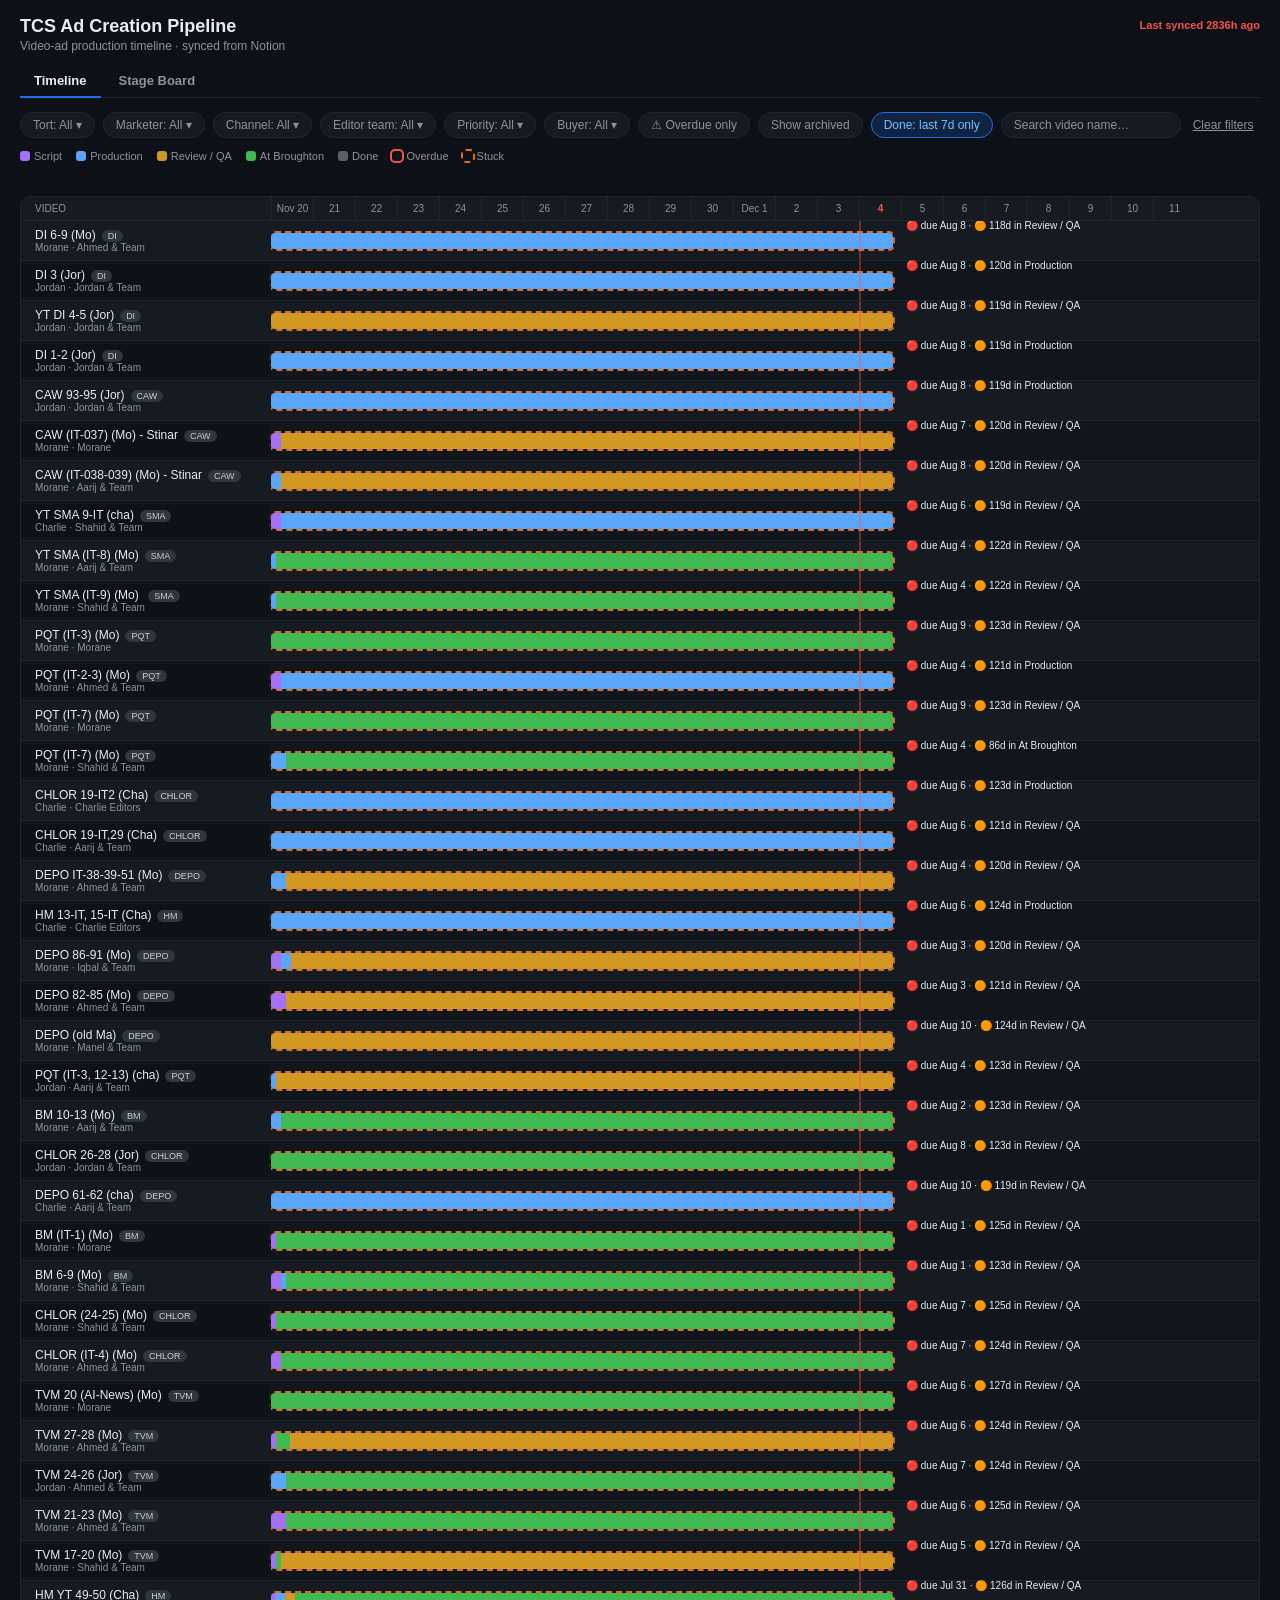
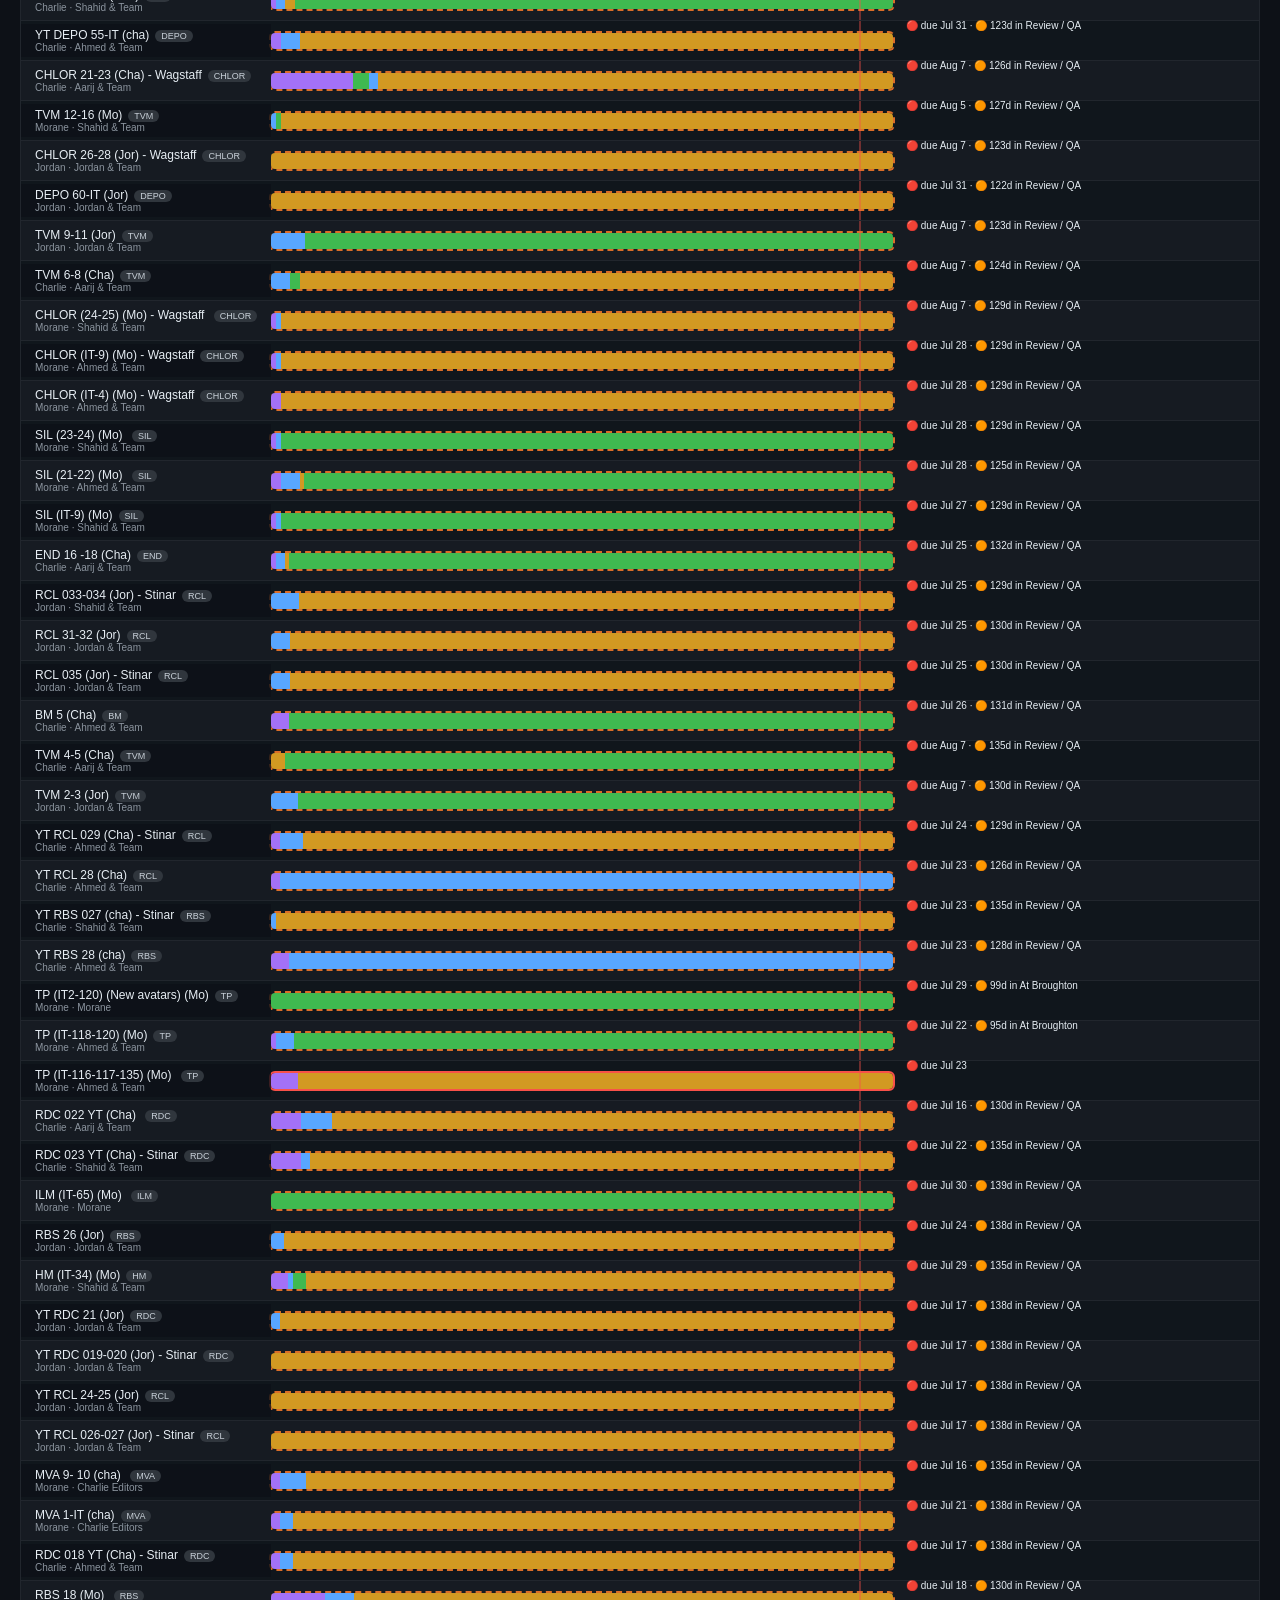
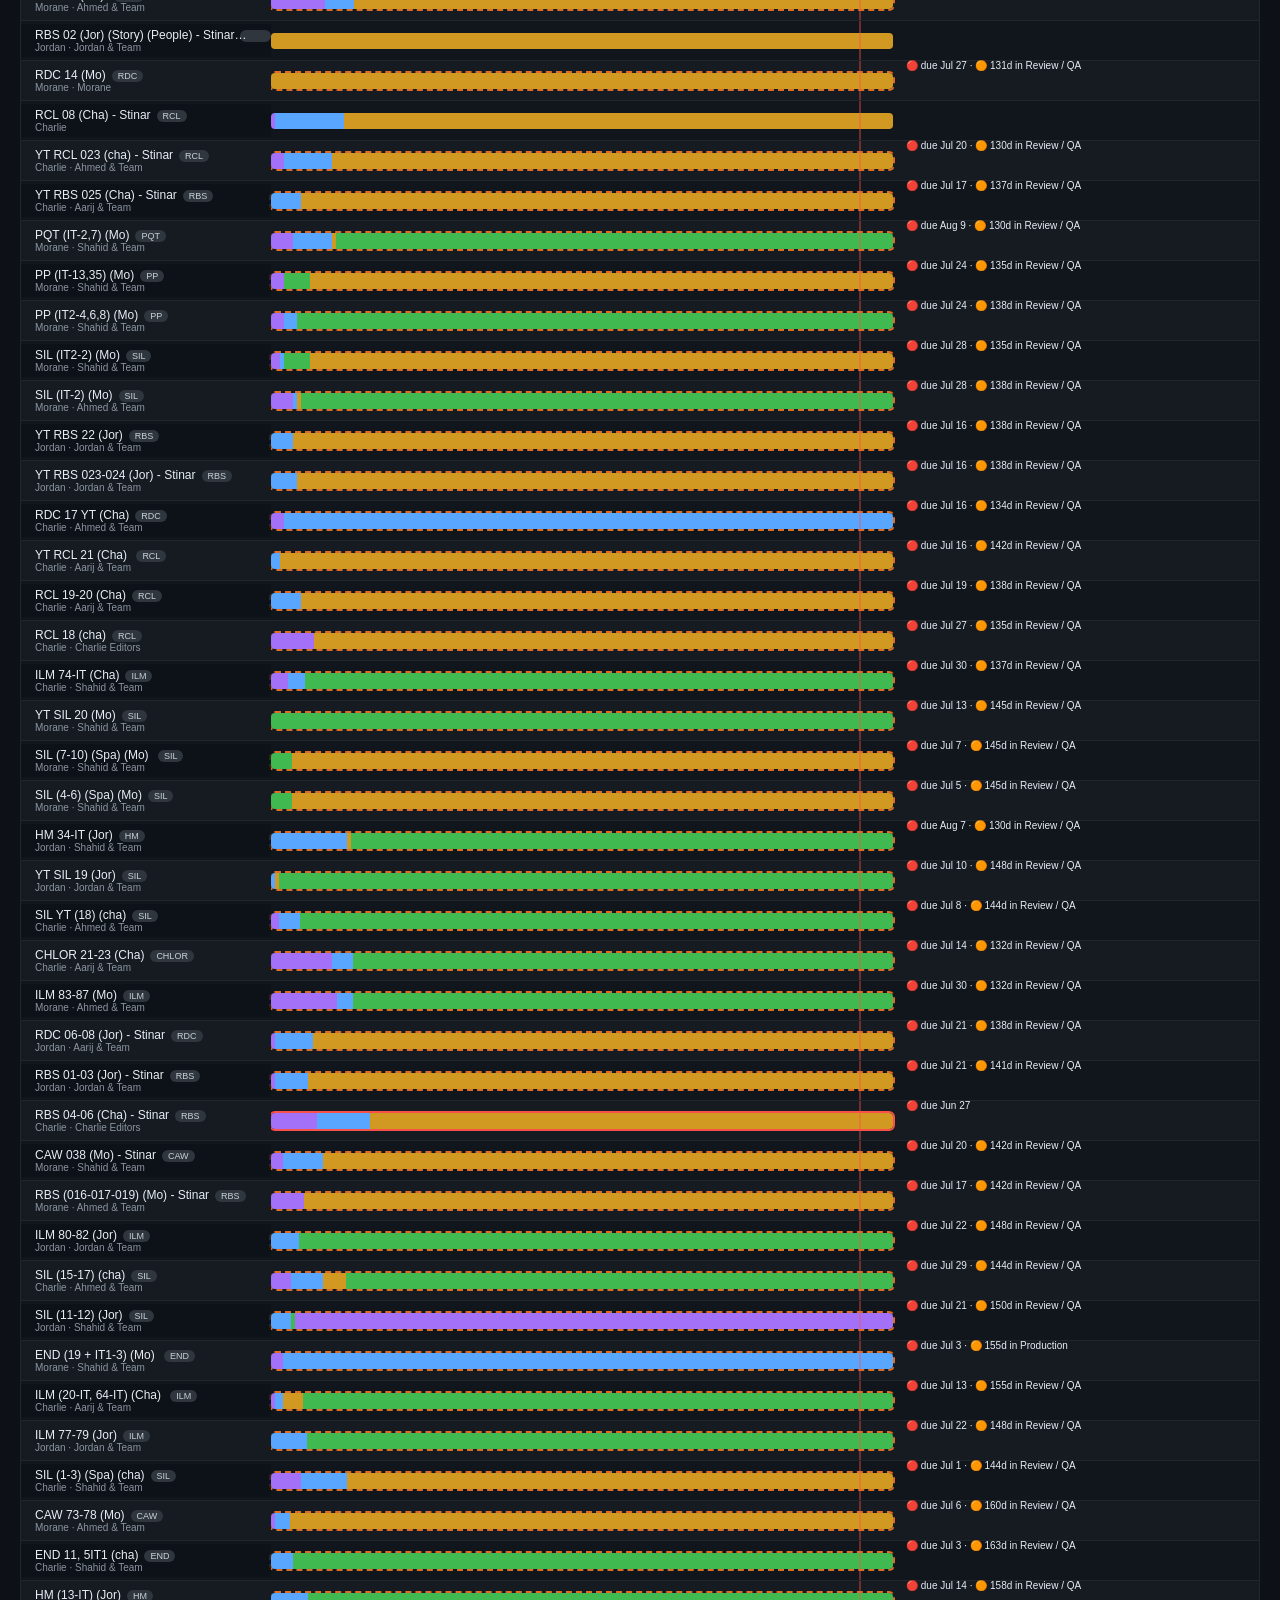
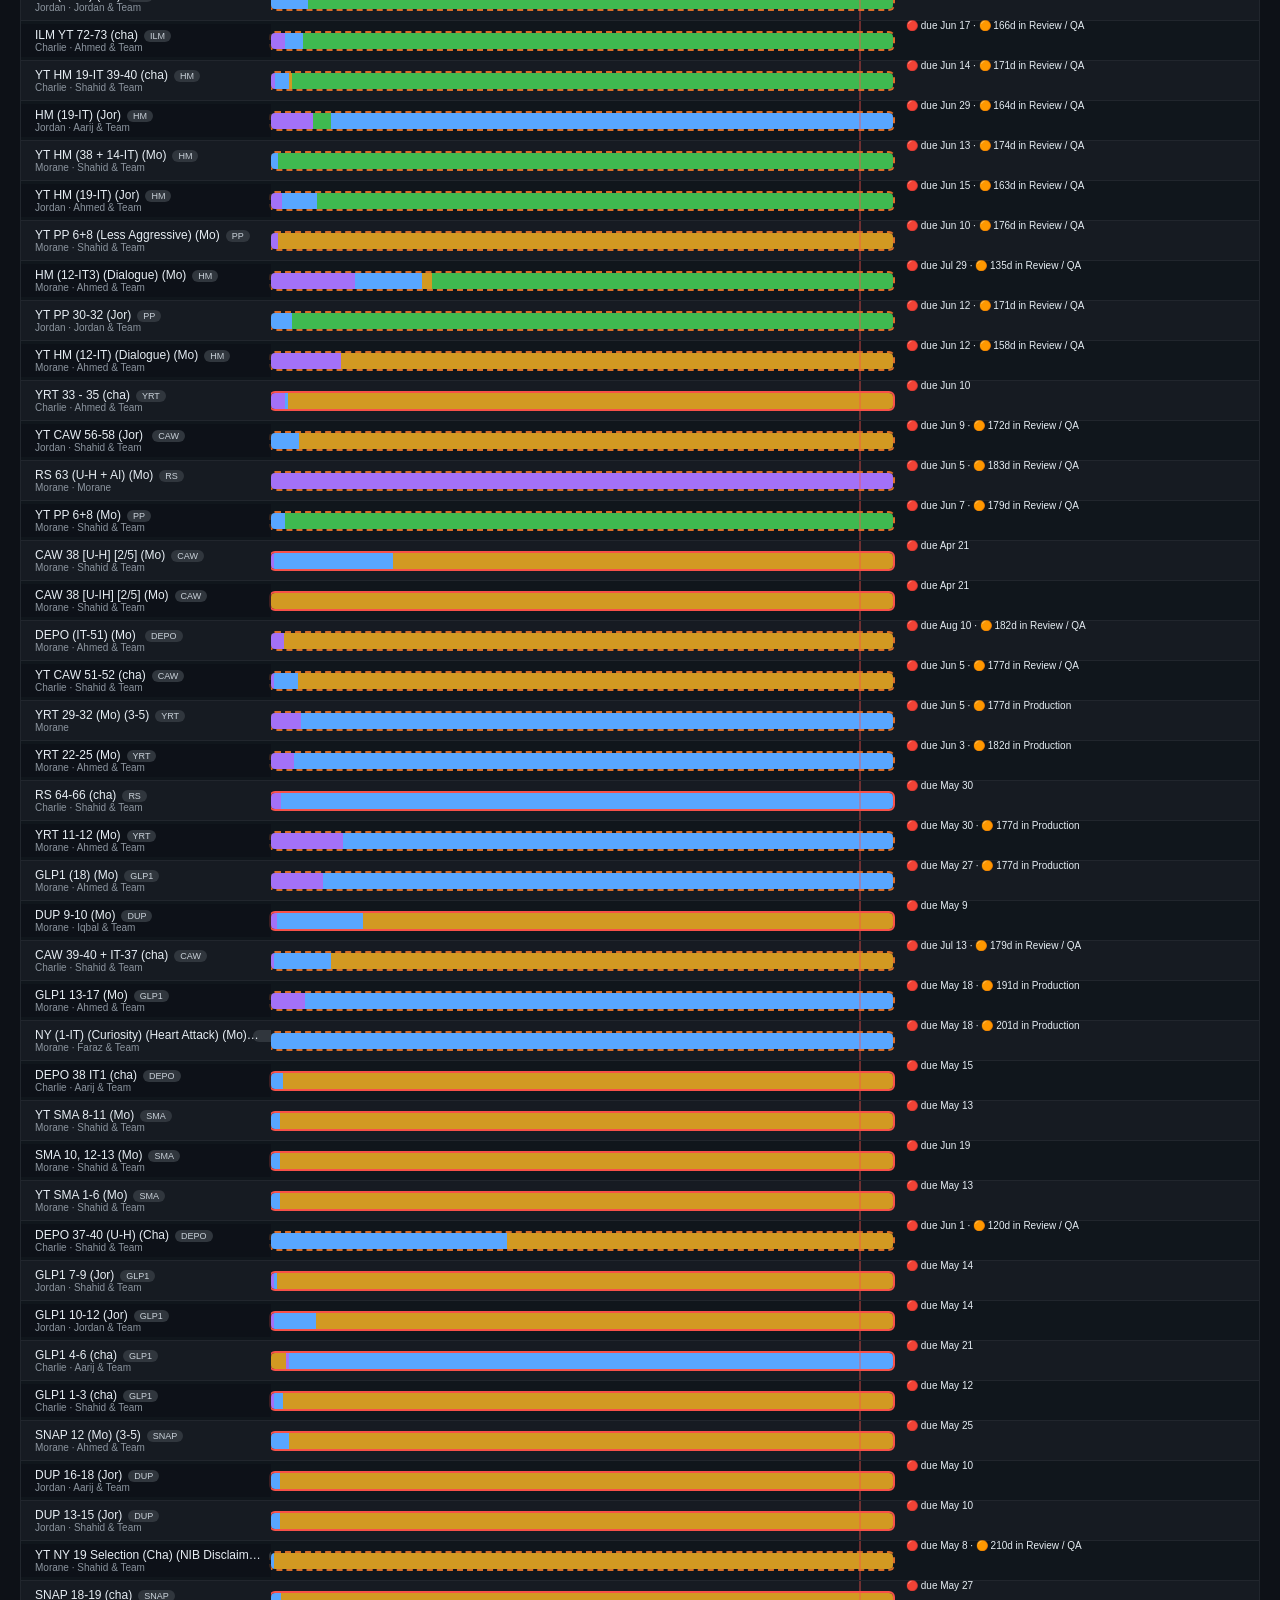
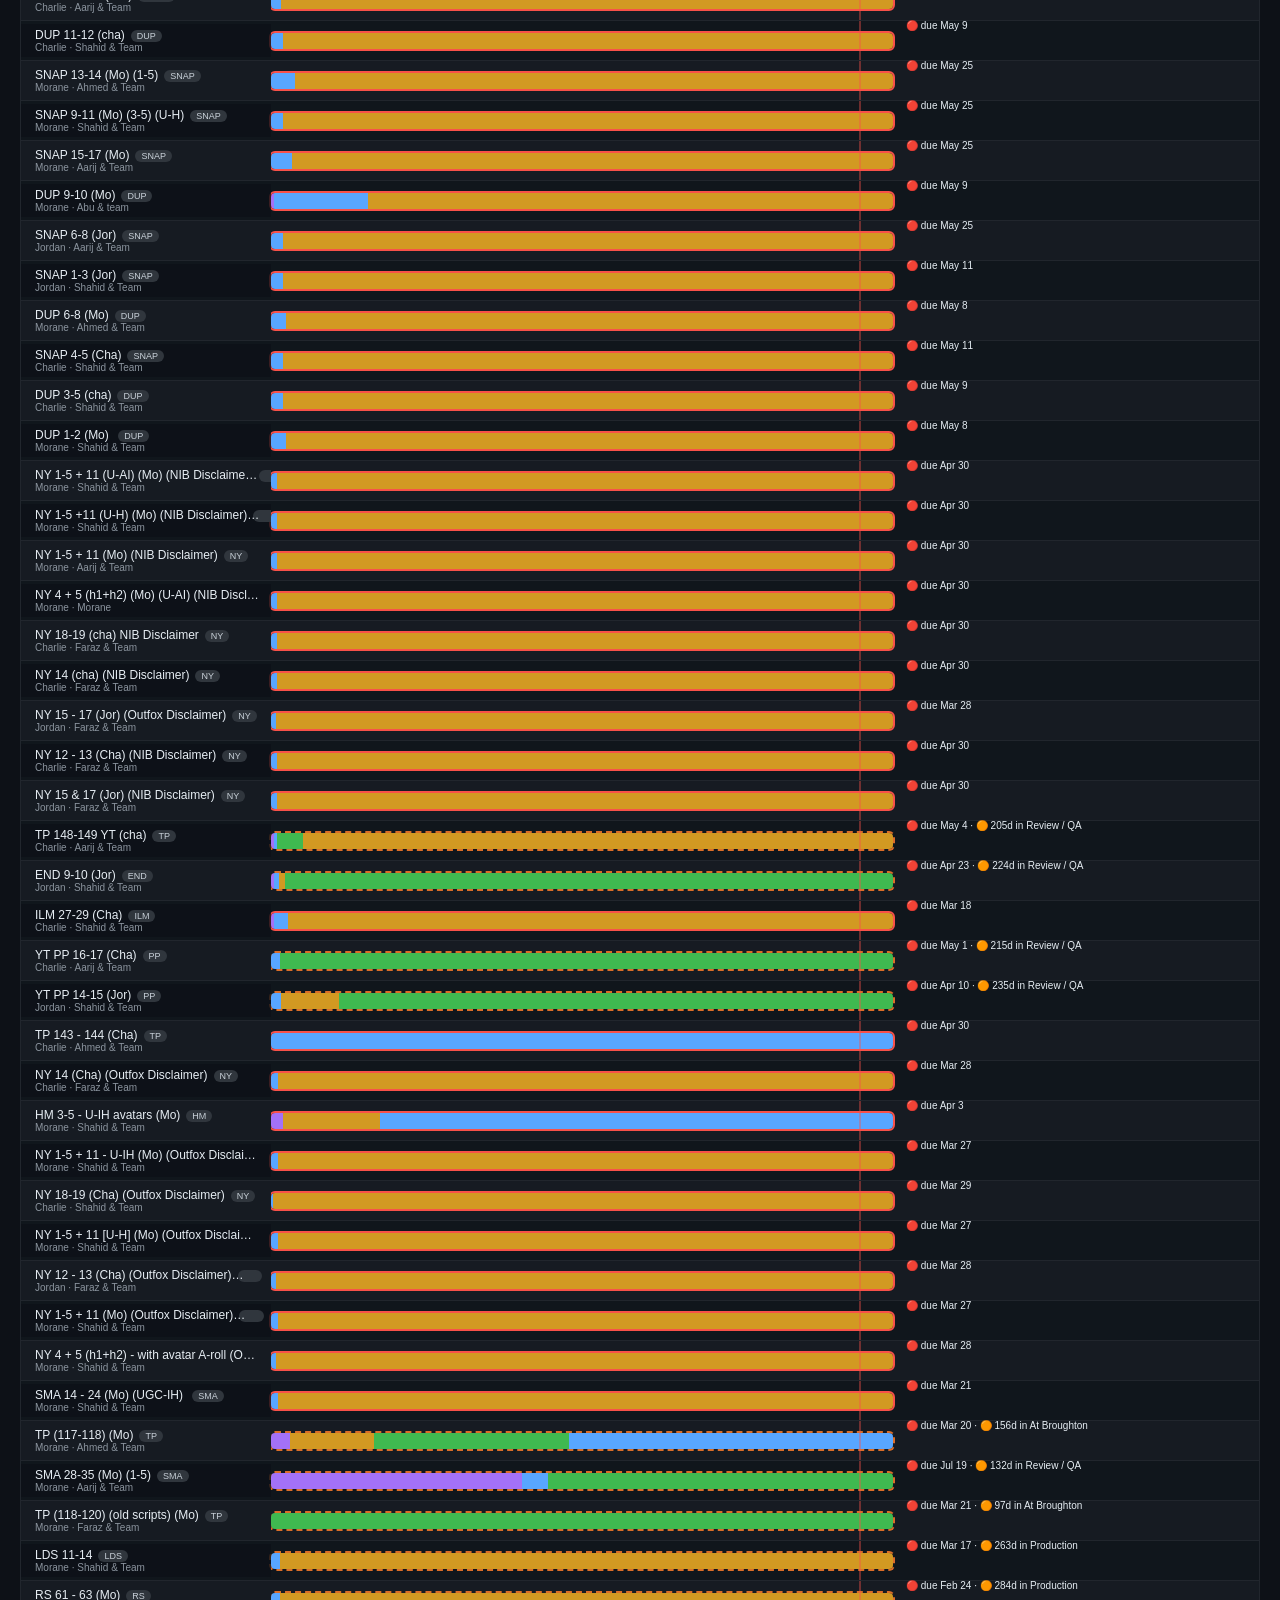
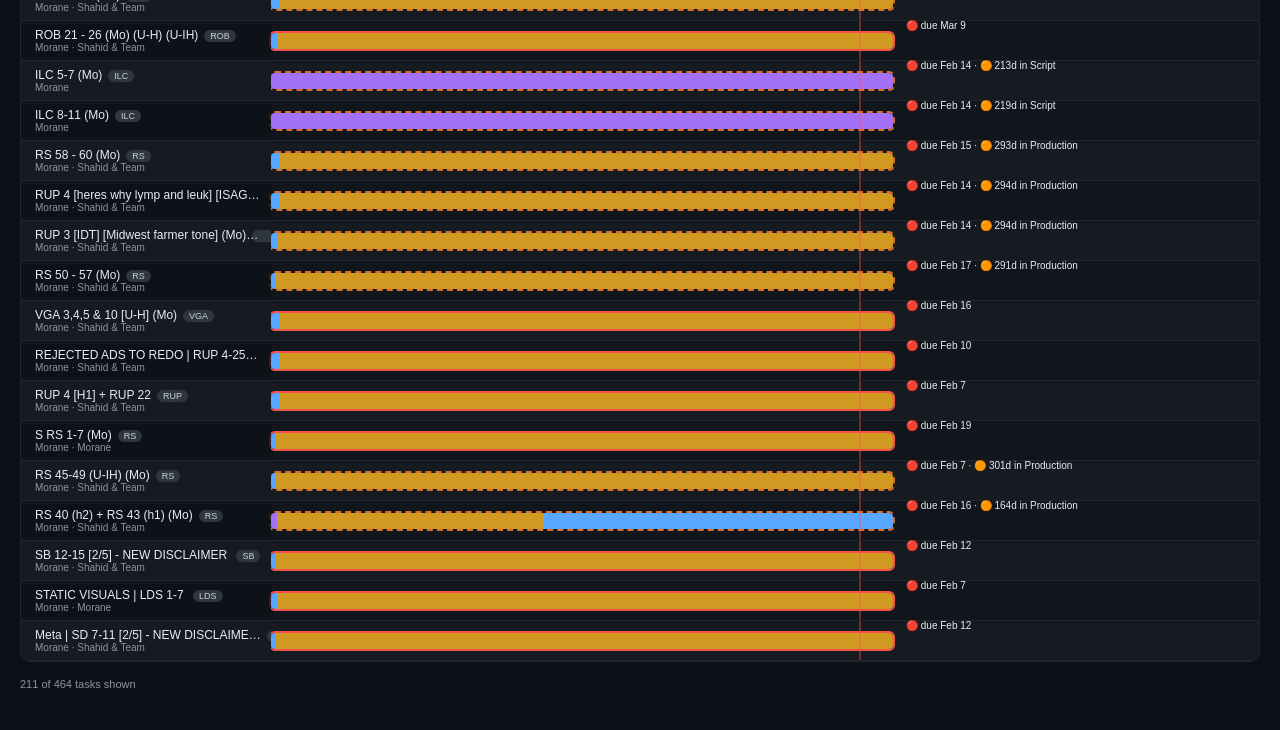
<file: index.html>
<!doctype html>
<html lang="en">
<head>
<meta charset="utf-8">
<meta name="viewport" content="width=device-width, initial-scale=1">
<title>TCS Ad Creation Pipeline</title>
<link rel="stylesheet" href="styles.css">
</head>
<body>
<header class="topbar">
  <div class="titleblock">
    <h1>TCS Ad Creation Pipeline</h1>
    <div class="sub">Video-ad production timeline &middot; synced from Notion</div>
  </div>
  <div class="synced" id="synced-stamp">Last synced &hellip;</div>
</header>

<nav class="tabs" role="tablist">
  <button class="tab-btn" data-tab="timeline" role="tab" aria-selected="true">Timeline</button>
  <button class="tab-btn" data-tab="board" role="tab" aria-selected="false">Stage Board</button>
</nav>

<div class="filterbar" id="filterbar">
  <div class="filter-group" id="filter-group"></div>
  <div class="toggle-group" id="toggle-group"></div>
  <input type="search" id="search-box" class="search-box" placeholder="Search video name&hellip;">
  <button class="clear-btn" id="clear-filters" type="button">Clear filters</button>
</div>

<div class="legend" id="legend">
  <span><span class="dot" style="background:var(--script)"></span>Script</span>
  <span><span class="dot" style="background:var(--prod)"></span>Production</span>
  <span><span class="dot" style="background:var(--review)"></span>Review / QA</span>
  <span><span class="dot" style="background:var(--bp)"></span>At Broughton</span>
  <span><span class="dot" style="background:var(--done)"></span>Done</span>
  <span><span class="dot" style="background:transparent;outline:2px solid var(--overdue)"></span>Overdue</span>
  <span><span class="dot" style="background:transparent;outline:2px dashed var(--stuck)"></span>Stuck</span>
</div>

<main id="app-root">
  <div id="status-line" class="status-line"></div>

  <section id="timeline-view" class="view">
    <div class="gantt-wrap">
      <div class="gantt" id="gantt"></div>
    </div>
  </section>

  <section id="board-view" class="view" hidden>
    <div class="board" id="board"></div>
  </section>
</main>

<div id="tooltip" class="tooltip" hidden></div>

<footer class="foot">
  <span id="task-count"></span>
</footer>

<script src="app.js"></script>
</body>
</html>
</file>
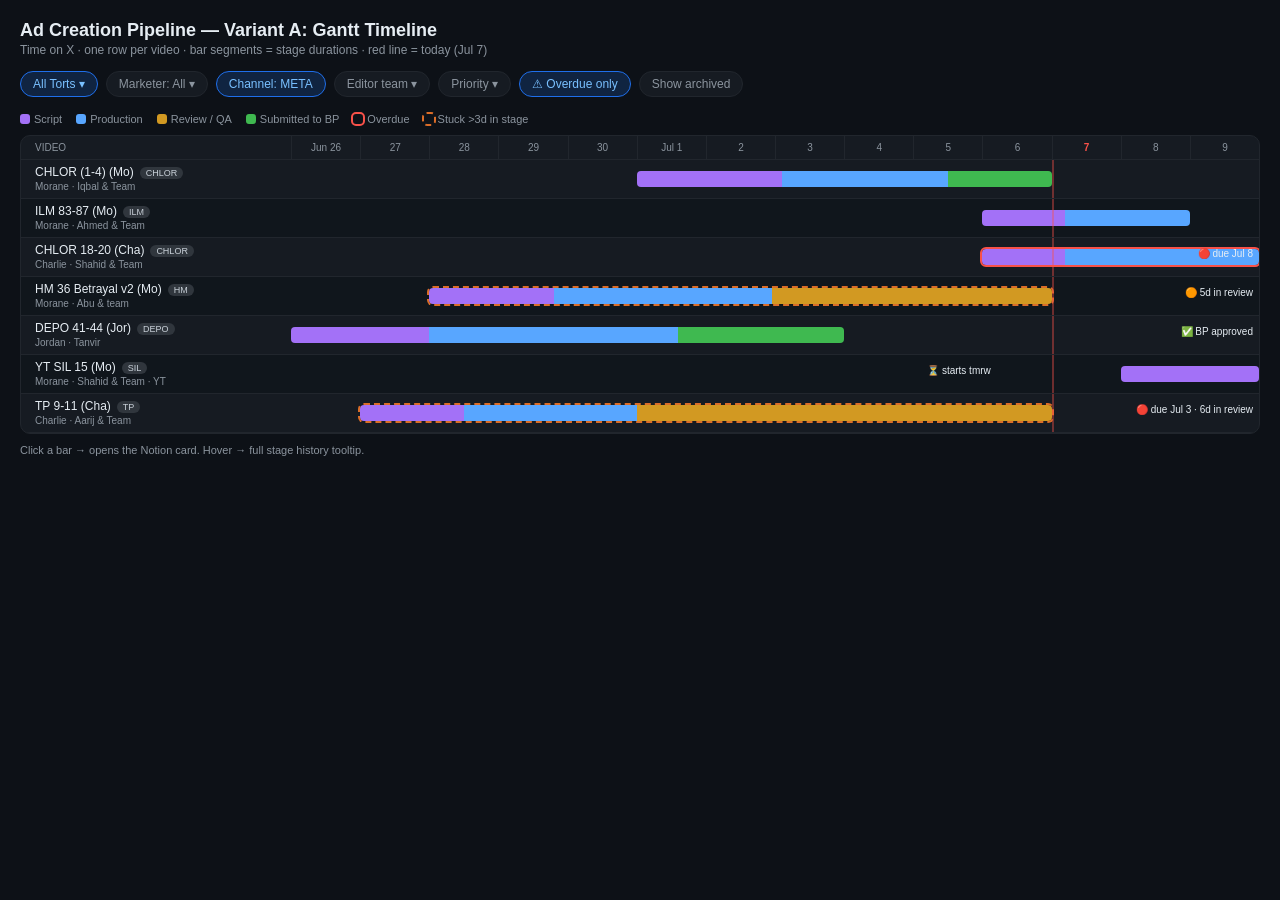
<file: mockups/mock_a.html>
<!doctype html><html><head><meta charset="utf-8"><style>
:root{--bg:#0d1117;--card:#161b22;--line:#21262d;--txt:#e6edf3;--dim:#8b949e;
--script:#a371f7;--prod:#58a6ff;--review:#d29922;--bp:#3fb950;--overdue:#f85149;--stuck:#db6d28}
body{font-family:-apple-system,'Segoe UI',sans-serif;background:var(--bg);color:var(--txt);margin:0;padding:20px}
h1{font-size:18px;margin:0 0 2px}.sub{color:var(--dim);font-size:12px;margin-bottom:14px}
.filters{display:flex;gap:8px;margin-bottom:16px;flex-wrap:wrap}
.chip{background:var(--card);border:1px solid var(--line);border-radius:16px;padding:5px 12px;font-size:12px;color:var(--dim)}
.chip.on{background:#1f6feb33;border-color:#1f6feb;color:#79c0ff}
.legend{display:flex;gap:14px;font-size:11px;color:var(--dim);margin-bottom:10px}
.dot{display:inline-block;width:10px;height:10px;border-radius:3px;margin-right:4px;vertical-align:-1px}
.gantt{background:var(--card);border:1px solid var(--line);border-radius:10px;overflow:hidden}
.ghead{display:grid;grid-template-columns:270px repeat(14,1fr);border-bottom:1px solid var(--line);font-size:10px;color:var(--dim)}
.ghead div{padding:6px 4px;text-align:center;border-left:1px solid var(--line)}
.ghead div:first-child{text-align:left;padding-left:14px;border-left:none}
.grow{display:grid;grid-template-columns:270px repeat(14,1fr);border-bottom:1px solid var(--line);position:relative;height:38px;align-items:center}
.grow:nth-child(odd){background:#0d111788}
.gname{padding-left:14px;font-size:12px;white-space:nowrap;overflow:hidden;text-overflow:ellipsis}
.gname .m{color:var(--dim);font-size:10px}
.bar{position:absolute;height:16px;top:11px;border-radius:4px;display:flex;overflow:hidden;font-size:9px}
.seg{height:100%}
.today{position:absolute;top:0;bottom:0;width:2px;background:#f8514966;z-index:2}
.tag{font-size:9px;padding:1px 6px;border-radius:8px;background:#30363d;color:#c9d1d9;margin-left:6px}
.od{outline:2px solid var(--overdue)}
.stk{outline:2px dashed var(--stuck)}
.flag{position:absolute;right:6px;top:10px;font-size:10px}
</style></head><body>
<h1>Ad Creation Pipeline — Variant A: Gantt Timeline</h1>
<div class="sub">Time on X · one row per video · bar segments = stage durations · red line = today (Jul 7)</div>
<div class="filters">
<span class="chip on">All Torts ▾</span><span class="chip">Marketer: All ▾</span><span class="chip on">Channel: META</span><span class="chip">Editor team ▾</span><span class="chip">Priority ▾</span><span class="chip on">⚠ Overdue only</span><span class="chip">Show archived</span>
</div>
<div class="legend">
<span><span class="dot" style="background:var(--script)"></span>Script</span>
<span><span class="dot" style="background:var(--prod)"></span>Production</span>
<span><span class="dot" style="background:var(--review)"></span>Review / QA</span>
<span><span class="dot" style="background:var(--bp)"></span>Submitted to BP</span>
<span><span class="dot" style="background:transparent;outline:2px solid var(--overdue)"></span>Overdue</span>
<span><span class="dot" style="background:transparent;outline:2px dashed var(--stuck)"></span>Stuck &gt;3d in stage</span>
</div>
<div class="gantt">
<div class="ghead"><div>VIDEO</div><div>Jun 26</div><div>27</div><div>28</div><div>29</div><div>30</div><div>Jul 1</div><div>2</div><div>3</div><div>4</div><div>5</div><div>6</div><div><b style="color:#f85149">7</b></div><div>8</div><div>9</div></div>

<div class="grow"><div class="gname">CHLOR (1-4) (Mo)<span class="tag">CHLOR</span><br><span class="m">Morane · Iqbal & Team</span></div>
<div class="today" style="left:calc(270px + 11*(100% - 270px)/14)"></div>
<div class="bar" style="left:calc(270px + 5*(100% - 270px)/14);width:calc(6*(100% - 270px)/14)">
<div class="seg" style="width:35%;background:var(--script)"></div><div class="seg" style="width:40%;background:var(--prod)"></div><div class="seg" style="width:25%;background:var(--bp)"></div></div></div>

<div class="grow"><div class="gname">ILM 83-87 (Mo)<span class="tag">ILM</span><br><span class="m">Morane · Ahmed & Team</span></div>
<div class="today" style="left:calc(270px + 11*(100% - 270px)/14)"></div>
<div class="bar" style="left:calc(270px + 10*(100% - 270px)/14);width:calc(3*(100% - 270px)/14)">
<div class="seg" style="width:40%;background:var(--script)"></div><div class="seg" style="width:60%;background:var(--prod)"></div></div></div>

<div class="grow"><div class="gname">CHLOR 18-20 (Cha)<span class="tag">CHLOR</span><br><span class="m">Charlie · Shahid & Team</span></div>
<div class="today" style="left:calc(270px + 11*(100% - 270px)/14)"></div>
<div class="bar od" style="left:calc(270px + 10*(100% - 270px)/14);width:calc(4*(100% - 270px)/14)">
<div class="seg" style="width:30%;background:var(--script)"></div><div class="seg" style="width:70%;background:var(--prod)"></div></div>
<span class="flag">🔴 due Jul 8</span></div>

<div class="grow"><div class="gname">HM 36 Betrayal v2 (Mo)<span class="tag">HM</span><br><span class="m">Morane · Abu & team</span></div>
<div class="today" style="left:calc(270px + 11*(100% - 270px)/14)"></div>
<div class="bar stk" style="left:calc(270px + 2*(100% - 270px)/14);width:calc(9*(100% - 270px)/14)">
<div class="seg" style="width:20%;background:var(--script)"></div><div class="seg" style="width:35%;background:var(--prod)"></div><div class="seg" style="width:45%;background:var(--review)"></div></div>
<span class="flag">🟠 5d in review</span></div>

<div class="grow"><div class="gname">DEPO 41-44 (Jor)<span class="tag">DEPO</span><br><span class="m">Jordan · Tanvir</span></div>
<div class="today" style="left:calc(270px + 11*(100% - 270px)/14)"></div>
<div class="bar" style="left:calc(270px + 0*(100% - 270px)/14);width:calc(8*(100% - 270px)/14)">
<div class="seg" style="width:25%;background:var(--script)"></div><div class="seg" style="width:45%;background:var(--prod)"></div><div class="seg" style="width:30%;background:var(--bp)"></div></div>
<span class="flag">✅ BP approved</span></div>

<div class="grow"><div class="gname">YT SIL 15 (Mo)<span class="tag">SIL</span><br><span class="m">Morane · Shahid & Team · YT</span></div>
<div class="today" style="left:calc(270px + 11*(100% - 270px)/14)"></div>
<div class="bar" style="left:calc(270px + 12*(100% - 270px)/14);width:calc(2*(100% - 270px)/14)">
<div class="seg" style="width:100%;background:var(--script)"></div></div>
<span class="flag" style="right:auto;left:calc(270px + 9.2*(100% - 270px)/14)">⏳ starts tmrw</span></div>

<div class="grow"><div class="gname">TP 9-11 (Cha)<span class="tag">TP</span><br><span class="m">Charlie · Aarij & Team</span></div>
<div class="today" style="left:calc(270px + 11*(100% - 270px)/14)"></div>
<div class="bar od stk" style="left:calc(270px + 1*(100% - 270px)/14);width:calc(10*(100% - 270px)/14)">
<div class="seg" style="width:15%;background:var(--script)"></div><div class="seg" style="width:25%;background:var(--prod)"></div><div class="seg" style="width:60%;background:var(--review)"></div></div>
<span class="flag">🔴 due Jul 3 · 6d in review</span></div>
</div>
<div style="color:var(--dim);font-size:11px;margin-top:10px">Click a bar → opens the Notion card. Hover → full stage history tooltip.</div>
</body></html>
</file>
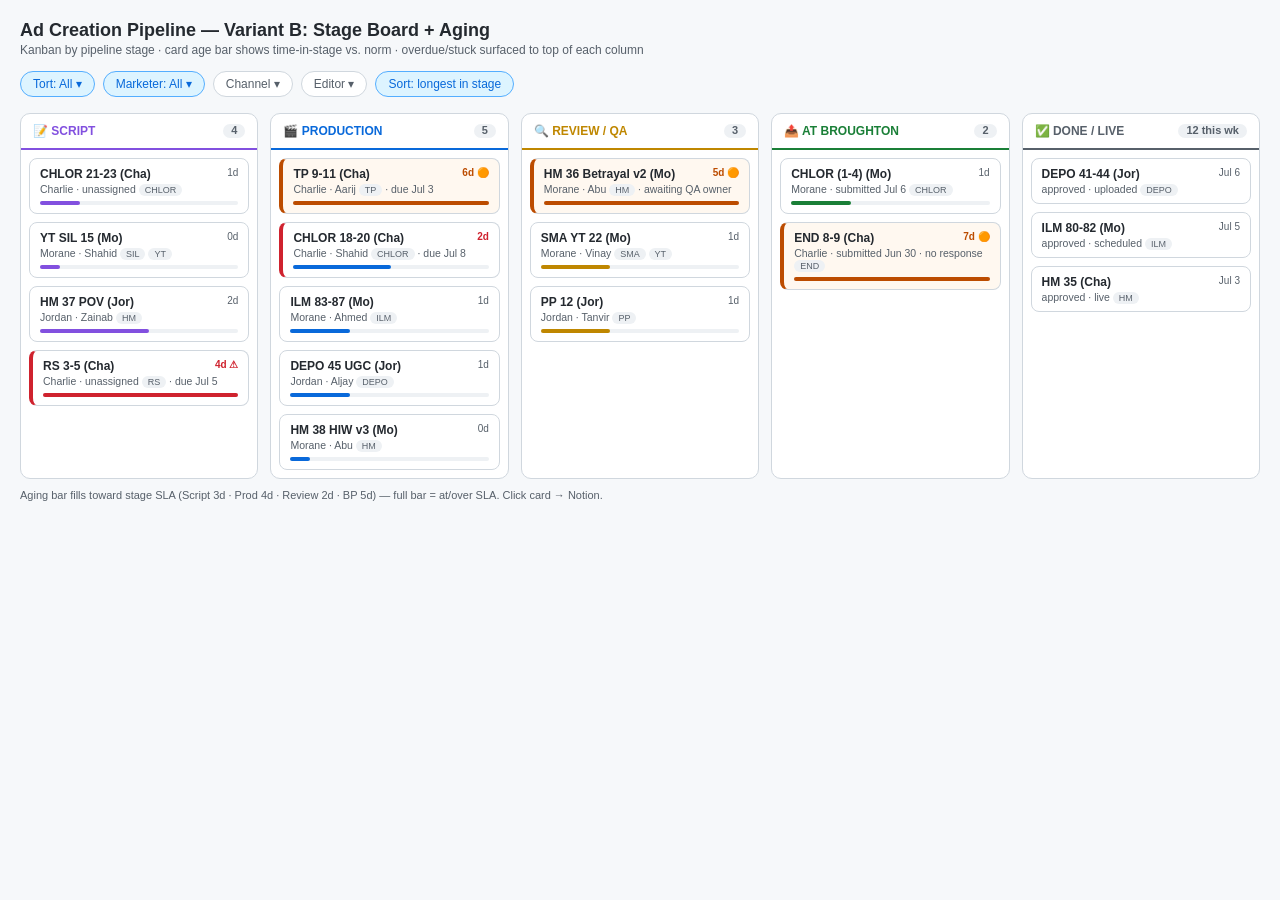
<file: mockups/mock_b.html>
<!doctype html><html><head><meta charset="utf-8"><style>
:root{--bg:#f6f8fa;--card:#fff;--line:#d0d7de;--txt:#24292f;--dim:#57606a;
--script:#8250df;--prod:#0969da;--review:#bf8700;--bp:#1a7f37;--overdue:#cf222e;--stuck:#bc4c00}
body{font-family:-apple-system,'Segoe UI',sans-serif;background:var(--bg);color:var(--txt);margin:0;padding:20px}
h1{font-size:18px;margin:0 0 2px}.sub{color:var(--dim);font-size:12px;margin-bottom:14px}
.filters{display:flex;gap:8px;margin-bottom:16px;flex-wrap:wrap}
.chip{background:var(--card);border:1px solid var(--line);border-radius:16px;padding:5px 12px;font-size:12px;color:var(--dim)}
.chip.on{background:#ddf4ff;border-color:#54aeff;color:#0969da}
.board{display:grid;grid-template-columns:repeat(5,1fr);gap:12px}
.col{background:var(--card);border:1px solid var(--line);border-radius:10px;overflow:hidden}
.colhd{padding:10px 12px;font-size:12px;font-weight:700;border-bottom:2px solid;display:flex;justify-content:space-between}
.c1 .colhd{border-color:var(--script);color:var(--script)}
.c2 .colhd{border-color:var(--prod);color:var(--prod)}
.c3 .colhd{border-color:var(--review);color:var(--review)}
.c4 .colhd{border-color:var(--bp);color:var(--bp)}
.c5 .colhd{border-color:#57606a;color:#57606a}
.cnt{background:#eef1f4;border-radius:10px;padding:0 8px;font-size:11px;color:var(--dim)}
.cardi{margin:8px;border:1px solid var(--line);border-radius:8px;padding:8px 10px;font-size:12px;background:#fff}
.cardi .t{font-weight:600}
.cardi .m{color:var(--dim);font-size:10.5px;margin-top:2px}
.age{float:right;font-size:10px;color:var(--dim)}
.od{border-left:4px solid var(--overdue)}
.od .age{color:var(--overdue);font-weight:700}
.stk{background:#fff8f0;border-left:4px solid var(--stuck)}
.stk .age{color:var(--stuck);font-weight:700}
.tag{font-size:9px;padding:1px 6px;border-radius:8px;background:#eef1f4;color:#57606a}
.aging{height:4px;background:#eef1f4;border-radius:2px;margin-top:6px}
.aging div{height:100%;border-radius:2px}
</style></head><body>
<h1>Ad Creation Pipeline — Variant B: Stage Board + Aging</h1>
<div class="sub">Kanban by pipeline stage · card age bar shows time-in-stage vs. norm · overdue/stuck surfaced to top of each column</div>
<div class="filters">
<span class="chip on">Tort: All ▾</span><span class="chip on">Marketer: All ▾</span><span class="chip">Channel ▾</span><span class="chip">Editor ▾</span><span class="chip on">Sort: longest in stage</span>
</div>
<div class="board">
<div class="col c1"><div class="colhd">📝 SCRIPT <span class="cnt">4</span></div>
<div class="cardi"><span class="age">1d</span><div class="t">CHLOR 21-23 (Cha)</div><div class="m">Charlie · unassigned <span class="tag">CHLOR</span></div><div class="aging"><div style="width:20%;background:var(--script)"></div></div></div>
<div class="cardi"><span class="age">0d</span><div class="t">YT SIL 15 (Mo)</div><div class="m">Morane · Shahid <span class="tag">SIL</span> <span class="tag">YT</span></div><div class="aging"><div style="width:10%;background:var(--script)"></div></div></div>
<div class="cardi"><span class="age">2d</span><div class="t">HM 37 POV (Jor)</div><div class="m">Jordan · Zainab <span class="tag">HM</span></div><div class="aging"><div style="width:55%;background:var(--script)"></div></div></div>
<div class="cardi od"><span class="age">4d ⚠</span><div class="t">RS 3-5 (Cha)</div><div class="m">Charlie · unassigned <span class="tag">RS</span> · due Jul 5</div><div class="aging"><div style="width:100%;background:var(--overdue)"></div></div></div>
</div>
<div class="col c2"><div class="colhd">🎬 PRODUCTION <span class="cnt">5</span></div>
<div class="cardi stk"><span class="age">6d 🟠</span><div class="t">TP 9-11 (Cha)</div><div class="m">Charlie · Aarij <span class="tag">TP</span> · due Jul 3</div><div class="aging"><div style="width:100%;background:var(--stuck)"></div></div></div>
<div class="cardi od"><span class="age">2d</span><div class="t">CHLOR 18-20 (Cha)</div><div class="m">Charlie · Shahid <span class="tag">CHLOR</span> · due Jul 8</div><div class="aging"><div style="width:50%;background:var(--prod)"></div></div></div>
<div class="cardi"><span class="age">1d</span><div class="t">ILM 83-87 (Mo)</div><div class="m">Morane · Ahmed <span class="tag">ILM</span></div><div class="aging"><div style="width:30%;background:var(--prod)"></div></div></div>
<div class="cardi"><span class="age">1d</span><div class="t">DEPO 45 UGC (Jor)</div><div class="m">Jordan · Aljay <span class="tag">DEPO</span></div><div class="aging"><div style="width:30%;background:var(--prod)"></div></div></div>
<div class="cardi"><span class="age">0d</span><div class="t">HM 38 HIW v3 (Mo)</div><div class="m">Morane · Abu <span class="tag">HM</span></div><div class="aging"><div style="width:10%;background:var(--prod)"></div></div></div>
</div>
<div class="col c3"><div class="colhd">🔍 REVIEW / QA <span class="cnt">3</span></div>
<div class="cardi stk"><span class="age">5d 🟠</span><div class="t">HM 36 Betrayal v2 (Mo)</div><div class="m">Morane · Abu <span class="tag">HM</span> · awaiting QA owner</div><div class="aging"><div style="width:100%;background:var(--stuck)"></div></div></div>
<div class="cardi"><span class="age">1d</span><div class="t">SMA YT 22 (Mo)</div><div class="m">Morane · Vinay <span class="tag">SMA</span> <span class="tag">YT</span></div><div class="aging"><div style="width:35%;background:var(--review)"></div></div></div>
<div class="cardi"><span class="age">1d</span><div class="t">PP 12 (Jor)</div><div class="m">Jordan · Tanvir <span class="tag">PP</span></div><div class="aging"><div style="width:35%;background:var(--review)"></div></div></div>
</div>
<div class="col c4"><div class="colhd">📤 AT BROUGHTON <span class="cnt">2</span></div>
<div class="cardi"><span class="age">1d</span><div class="t">CHLOR (1-4) (Mo)</div><div class="m">Morane · submitted Jul 6 <span class="tag">CHLOR</span></div><div class="aging"><div style="width:30%;background:var(--bp)"></div></div></div>
<div class="cardi stk"><span class="age">7d 🟠</span><div class="t">END 8-9 (Cha)</div><div class="m">Charlie · submitted Jun 30 · no response <span class="tag">END</span></div><div class="aging"><div style="width:100%;background:var(--stuck)"></div></div></div>
</div>
<div class="col c5"><div class="colhd">✅ DONE / LIVE <span class="cnt">12 this wk</span></div>
<div class="cardi"><span class="age">Jul 6</span><div class="t">DEPO 41-44 (Jor)</div><div class="m">approved · uploaded <span class="tag">DEPO</span></div></div>
<div class="cardi"><span class="age">Jul 5</span><div class="t">ILM 80-82 (Mo)</div><div class="m">approved · scheduled <span class="tag">ILM</span></div></div>
<div class="cardi"><span class="age">Jul 3</span><div class="t">HM 35 (Cha)</div><div class="m">approved · live <span class="tag">HM</span></div></div>
</div>
</div>
<div style="color:var(--dim);font-size:11px;margin-top:10px">Aging bar fills toward stage SLA (Script 3d · Prod 4d · Review 2d · BP 5d) — full bar = at/over SLA. Click card → Notion.</div>
</body></html>
</file>
<file: styles.css>
:root {
  --bg: #0d1117;
  --card: #161b22;
  --card2: #1c232c;
  --line: #21262d;
  --txt: #e6edf3;
  --dim: #8b949e;
  --script: #a371f7;
  --prod: #58a6ff;
  --review: #d29922;
  --bp: #3fb950;
  --done: #57606a;
  --other: #6e7681;
  --overdue: #f85149;
  --stuck: #db6d28;
  --accent: #1f6feb;
  --namecol: 250px;
  --datecol: 42px;
}

* { box-sizing: border-box; }

body {
  font-family: -apple-system, "Segoe UI", sans-serif;
  background: var(--bg);
  color: var(--txt);
  margin: 0;
  padding: 16px 20px 40px;
}

h1 { font-size: 18px; margin: 0 0 2px; }

.topbar {
  display: flex;
  justify-content: space-between;
  align-items: flex-start;
  gap: 12px;
  flex-wrap: wrap;
}
.sub { color: var(--dim); font-size: 12px; margin-bottom: 12px; }
.synced {
  font-size: 11px;
  color: var(--dim);
  white-space: nowrap;
  padding-top: 3px;
}
.synced.stale { color: var(--overdue); font-weight: 600; }

.tabs {
  display: flex;
  gap: 4px;
  border-bottom: 1px solid var(--line);
  margin-bottom: 14px;
}
.tab-btn {
  background: none;
  border: none;
  color: var(--dim);
  font-size: 13px;
  font-weight: 600;
  padding: 8px 14px;
  cursor: pointer;
  border-bottom: 2px solid transparent;
  margin-bottom: -1px;
}
.tab-btn:hover { color: var(--txt); }
.tab-btn[aria-selected="true"] {
  color: var(--txt);
  border-bottom-color: var(--accent);
}

.filterbar {
  display: flex;
  align-items: center;
  gap: 8px;
  margin-bottom: 12px;
  flex-wrap: wrap;
}
.filter-group, .toggle-group {
  display: flex;
  gap: 8px;
  flex-wrap: wrap;
}

details.filter {
  position: relative;
}
details.filter summary {
  list-style: none;
  background: var(--card);
  border: 1px solid var(--line);
  border-radius: 16px;
  padding: 5px 12px;
  font-size: 12px;
  color: var(--dim);
  cursor: pointer;
  user-select: none;
  white-space: nowrap;
}
details.filter summary::-webkit-details-marker { display: none; }
details.filter[open] summary,
details.filter.active summary {
  background: #1f6feb33;
  border-color: #1f6feb;
  color: #79c0ff;
}
.filter-menu {
  position: absolute;
  top: calc(100% + 4px);
  left: 0;
  z-index: 20;
  background: var(--card);
  border: 1px solid var(--line);
  border-radius: 8px;
  padding: 8px;
  min-width: 180px;
  max-height: 260px;
  overflow-y: auto;
  box-shadow: 0 8px 24px #0008;
}
.filter-menu label {
  display: flex;
  align-items: center;
  gap: 6px;
  font-size: 12px;
  padding: 4px 4px;
  color: var(--txt);
  cursor: pointer;
  white-space: nowrap;
}
.filter-menu label:hover { background: var(--card2); border-radius: 4px; }
.filter-menu input[type="checkbox"] { accent-color: var(--accent); }
.filter-menu .empty { color: var(--dim); font-size: 12px; padding: 4px; }

.chip-toggle {
  background: var(--card);
  border: 1px solid var(--line);
  border-radius: 16px;
  padding: 5px 12px;
  font-size: 12px;
  color: var(--dim);
  cursor: pointer;
  white-space: nowrap;
}
.chip-toggle.on {
  background: #1f6feb33;
  border-color: #1f6feb;
  color: #79c0ff;
}

.search-box {
  background: var(--card);
  border: 1px solid var(--line);
  border-radius: 16px;
  padding: 5px 12px;
  font-size: 12px;
  color: var(--txt);
  min-width: 180px;
}
.search-box::placeholder { color: var(--dim); }

.clear-btn {
  background: none;
  border: none;
  color: var(--dim);
  font-size: 12px;
  cursor: pointer;
  text-decoration: underline;
  padding: 5px 4px;
}
.clear-btn:hover { color: var(--txt); }

.legend {
  display: flex;
  gap: 14px;
  font-size: 11px;
  color: var(--dim);
  margin-bottom: 10px;
  flex-wrap: wrap;
}
.dot {
  display: inline-block;
  width: 10px;
  height: 10px;
  border-radius: 3px;
  margin-right: 4px;
  vertical-align: -1px;
}

.status-line {
  font-size: 12px;
  color: var(--dim);
  margin-bottom: 8px;
  min-height: 16px;
}
.status-line.error { color: var(--overdue); }

/* ---------- Timeline / Gantt ---------- */
.gantt-wrap {
  background: var(--card);
  border: 1px solid var(--line);
  border-radius: 10px;
  overflow-x: auto;
}
.gantt { min-width: max-content; }

.ghead, .grow {
  display: grid;
  grid-template-columns: var(--namecol) repeat(var(--ndays), var(--datecol));
  border-bottom: 1px solid var(--line);
}
.ghead {
  font-size: 10px;
  color: var(--dim);
  position: sticky;
  top: 0;
  background: var(--card);
  z-index: 3;
}
.ghead > div {
  padding: 6px 2px;
  text-align: center;
  border-left: 1px solid var(--line);
  overflow: hidden;
}
.ghead > div:first-child {
  text-align: left;
  padding-left: 14px;
  border-left: none;
  position: sticky;
  left: 0;
  background: var(--card);
  z-index: 4;
}
.ghead .today-col { color: var(--overdue); font-weight: 700; }

.grow {
  position: relative;
  height: 40px;
  align-items: center;
}
.grow:nth-child(odd) { background: #0d111788; }
.gname {
  padding: 4px 10px 4px 14px;
  font-size: 12px;
  white-space: nowrap;
  overflow: hidden;
  text-overflow: ellipsis;
  position: sticky;
  left: 0;
  background: inherit;
  z-index: 2;
  cursor: pointer;
}
.grow:nth-child(odd) .gname { background: #0d1117cc; }
.grow:nth-child(even) .gname { background: var(--card); }
.gname .m { color: var(--dim); font-size: 10px; display: block; }
.gname .tag {
  font-size: 9px;
  padding: 1px 6px;
  border-radius: 8px;
  background: #30363d;
  color: #c9d1d9;
  margin-left: 6px;
}

.bar-track {
  position: relative;
  grid-column: 2 / -1;
  height: 100%;
}
.bar {
  position: absolute;
  height: 16px;
  top: 12px;
  border-radius: 4px;
  display: flex;
  overflow: hidden;
  cursor: pointer;
  min-width: 4px;
}
.bar .seg { height: 100%; }
.bar.od { outline: 2px solid var(--overdue); }
.bar.stk { outline: 2px dashed var(--stuck); }
.today-line {
  position: absolute;
  top: 0;
  bottom: 0;
  width: 2px;
  background: #f8514966;
  z-index: 2;
  pointer-events: none;
}
.flag {
  position: absolute;
  font-size: 10px;
  top: -1px;
  white-space: nowrap;
  pointer-events: none;
}
.no-rows {
  padding: 24px;
  text-align: center;
  color: var(--dim);
  font-size: 13px;
}

/* ---------- Stage Board ---------- */
.board {
  display: grid;
  grid-template-columns: repeat(5, minmax(200px, 1fr));
  gap: 12px;
  overflow-x: auto;
}
.col {
  background: var(--card);
  border: 1px solid var(--line);
  border-radius: 10px;
  overflow: hidden;
  display: flex;
  flex-direction: column;
  min-width: 200px;
}
.colhd {
  padding: 10px 12px;
  font-size: 12px;
  font-weight: 700;
  border-bottom: 2px solid;
  display: flex;
  justify-content: space-between;
  align-items: center;
}
.col[data-stage="script"] .colhd { border-color: var(--script); color: var(--script); }
.col[data-stage="production"] .colhd { border-color: var(--prod); color: var(--prod); }
.col[data-stage="review"] .colhd { border-color: var(--review); color: var(--review); }
.col[data-stage="bp_review"] .colhd { border-color: var(--bp); color: var(--bp); }
.col[data-stage="done"] .colhd { border-color: var(--done); color: var(--dim); }
.cnt {
  background: var(--card2);
  border-radius: 10px;
  padding: 0 8px;
  font-size: 11px;
  color: var(--dim);
}
.col-body {
  padding: 4px;
  overflow-y: auto;
  max-height: 74vh;
}
.cardi {
  margin: 6px 4px;
  border: 1px solid var(--line);
  border-radius: 8px;
  padding: 8px 10px;
  font-size: 12px;
  background: var(--card2);
  cursor: pointer;
  position: relative;
}
.cardi:hover { border-color: #30363d; }
.cardi .t { font-weight: 600; padding-right: 40px; }
.cardi .m { color: var(--dim); font-size: 10.5px; margin-top: 2px; }
.cardi .age {
  position: absolute;
  right: 10px;
  top: 8px;
  font-size: 10px;
  color: var(--dim);
}
.cardi.od { border-left: 4px solid var(--overdue); }
.cardi.od .age { color: var(--overdue); font-weight: 700; }
.cardi.stk { border-left: 4px solid var(--stuck); background: #2a1f16; }
.cardi.stk .age { color: var(--stuck); font-weight: 700; }
.cardi .tag {
  font-size: 9px;
  padding: 1px 6px;
  border-radius: 8px;
  background: var(--card);
  color: #c9d1d9;
}
.aging { height: 4px; background: var(--line); border-radius: 2px; margin-top: 6px; }
.aging div { height: 100%; border-radius: 2px; }
.col-empty { padding: 16px; text-align: center; color: var(--dim); font-size: 11px; }

/* ---------- Tooltip ---------- */
.tooltip {
  position: fixed;
  z-index: 50;
  background: var(--card2);
  border: 1px solid var(--line);
  border-radius: 8px;
  padding: 10px 12px;
  font-size: 11.5px;
  color: var(--txt);
  max-width: 280px;
  box-shadow: 0 8px 24px #0009;
  pointer-events: none;
}
.tooltip .tt-title { font-weight: 700; margin-bottom: 4px; }
.tooltip .tt-row { color: var(--dim); display: flex; justify-content: space-between; gap: 10px; }
.tooltip .tt-row span:last-child { color: var(--txt); }

.foot { color: var(--dim); font-size: 11px; margin-top: 16px; }

@media (max-width: 900px) {
  .board { grid-template-columns: 1fr; }
}
</file>
